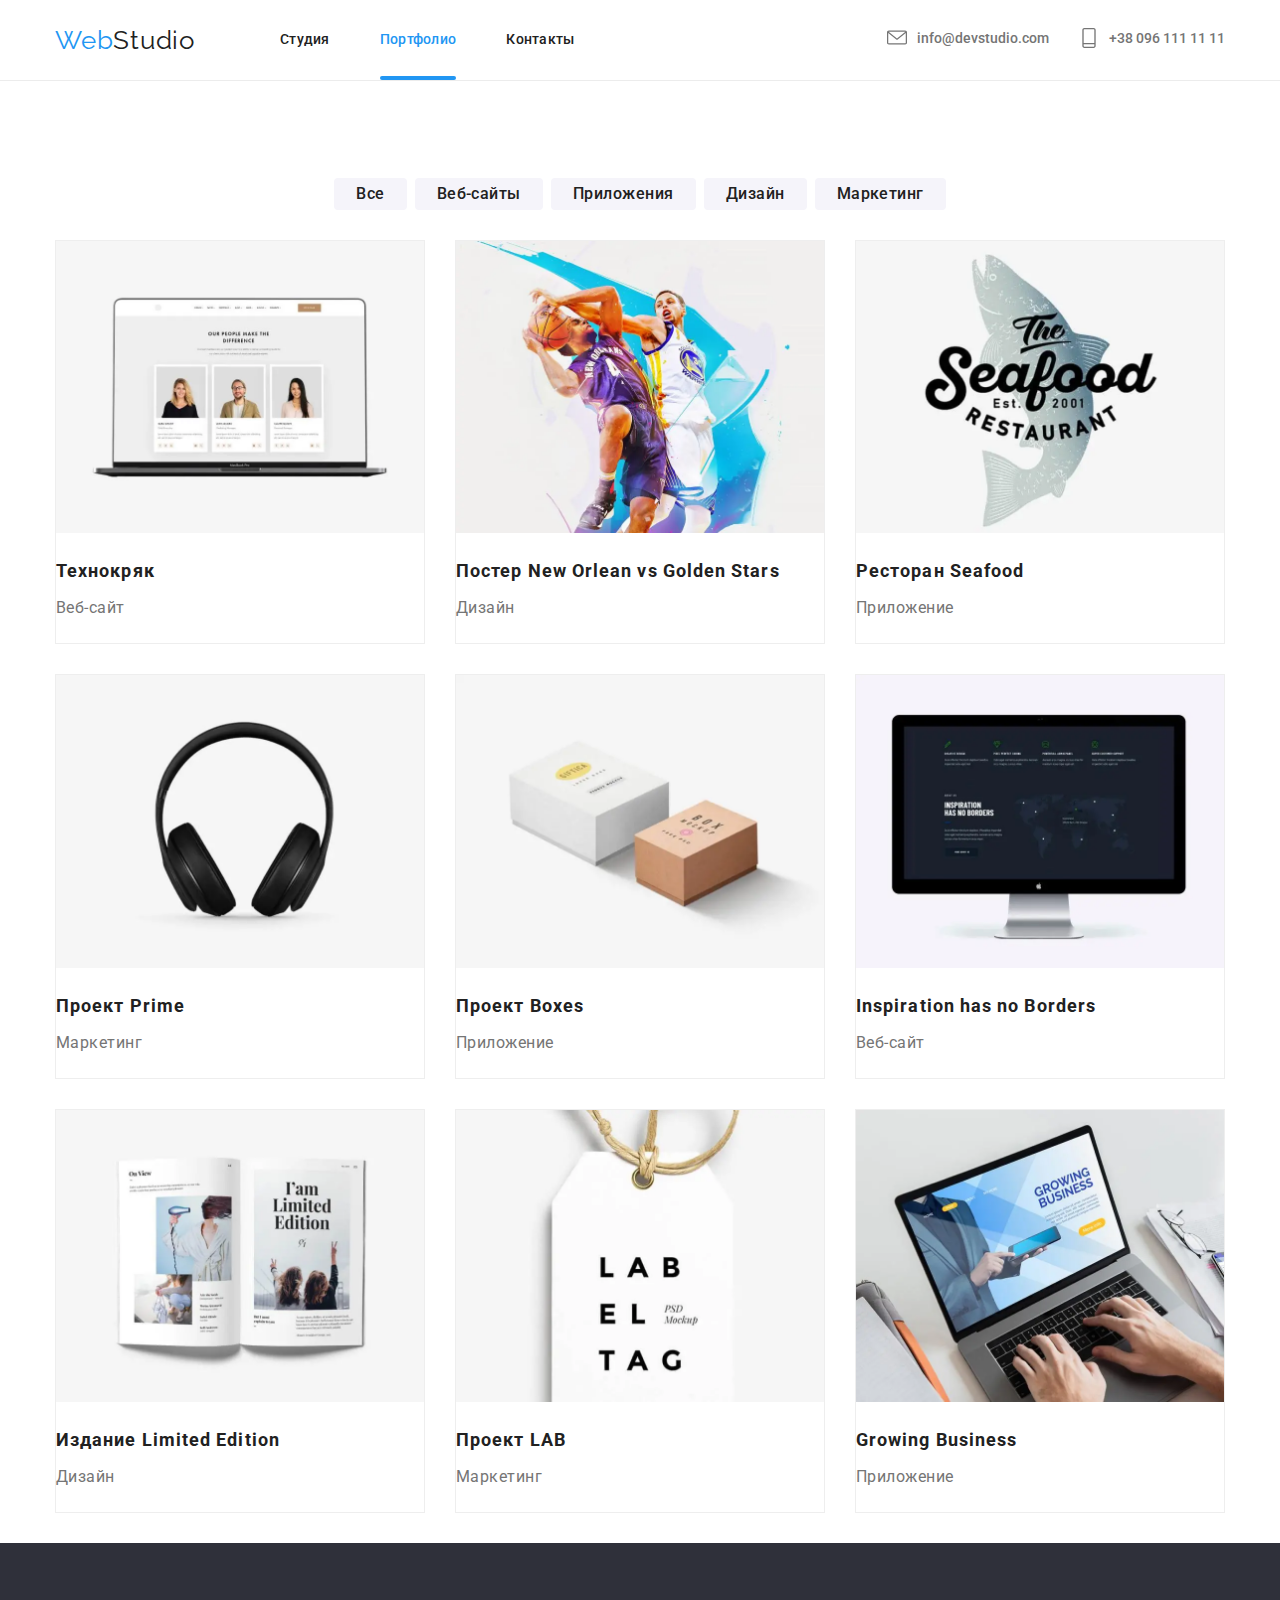
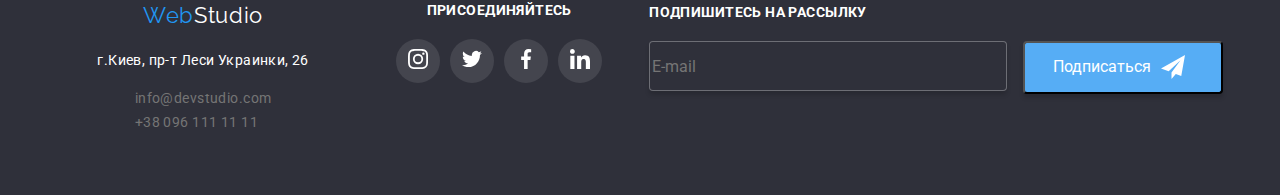
<file: portfolio.html>
<!DOCTYPE html>
<html lang="ru">
	<head>
		<meta charset="UTF-8" />
		<meta name="viewport" content="width=device-width, initial-scale=1.0" />
		<title>Web Studio</title>
		<link
			href="https://fonts.googleapis.com/css2?family=Raleway:wght@700&family=Roboto:wght@400;500;700;900&display=swap"
			rel="stylesheet"
		/>
		<link
			rel="stylesheet"
			href="https://cdnjs.cloudflare.com/ajax/libs/modern-normalize/0.6.0/modern-normalize.min.css"
		/>
		<link rel="stylesheet" href="./css/main.min.css" />
	</head>

	<body class="page">
		<header class="page-header">
			<div class="container">
				<nav class="main-nav">
					<a class="main-logo" href="./index.html">
						<span class="logo-partone">Web</span>
						<span class="logo-parttwo">Studio</span>
					</a>
					<button
						type="button"
						class="burger-button"
						aria-expanded="false"
						aria-controls="burger-container"
						data-menu-button
					>
						<svg width="40" height="40" aria-label="Переключатель мобильного меню">
							<use class="burger-menu" href="./images/sprite.svg#icon-menu"></use>
							<use class="burger-close" href="./images/sprite.svg#icon-close"></use>
						</svg>
					</button>
					<div class="burger-container" id="burger-container" data-menu>
						<ul class="site-nav">
							<li class="item"><a href="./index.html" class="link">Студия</a></li>
							<li class="item">
								<a href="./portfolio.html" class="link current">Портфолио</a>
							</li>
							<li class="item"><a href="#" class="link">Контакты</a></li>
						</ul>
						<ul class="auth-nav">
							<li class="itemnav">
								<a href="mailto:info@devstudio.com" class="link">
									<svg class="icon-mail" width="20px" height="20px">
										<use href="./images/sprite.svg#icon-mail"></use>
									</svg>
									info@devstudio.com
								</a>
							</li>
							<li class="itemnav">
								<a href="tel:+380961111111" class="link">
									<svg class="icon-phone" width="20px" height="20px">
										<use href="./images/sprite.svg#icon-phone"></use>
									</svg>
									+38 096 111 11 11
								</a>
							</li>
						</ul>
					</div>
				</nav>
			</div>
		</header>
		<!-- Герой -->
		<main>
			<section class="section-portfolio">
				<div class="container">
					<h1 class="hero-portfolio">Наши работы</h1>
					<ul class="filters">
						<li class="button-filters"><a href="#" class="button-primery">Все</a></li>
						<li class="button-filters"><a href="#" class="button-primery">Веб-сайты</a></li>
						<li class="button-filters"><a href="#" class="button-primery">Приложения</a></li>
						<li class="button-filters"><a href="#" class="button-primery">Дизайн</a></li>
						<li class="button-filters"><a href="#" class="button-primery">Маркетинг</a></li>
					</ul>
				</div>
				<div class="container">
					<ul class="projects">
						<li class="projects-box">
							<a href="">
								<div class="project-example">
									<picture>
										<source
											srcset="
												./images/tehdesk370.webp     370w,
												./images/tehdesk370@2x.webp  740w,
												./images/tehdesk370@3x.webp 1110w
											"
											type="image/webp"
											media="(min-width: 1200px)"
											sizes="{min-width: 1200px} 370px, {min-width: 768px} 354px, 450px "
										/>
										<source
											srcset="
												./images/tehtab354.webp     354w,
												./images/tehtab354@2x.webp  708w,
												./images/tehtab354@3x.webp 1062w
											"
											type="image/webp"
											media="(min-width: 768px)"
											sizes="{min-width: 1200px} 370px, {min-width: 768px} 354px, 450px "
										/>
										<source
											srcset="
												./images/tehmob450.webp     450w,
												./images/tehmob450@2x.webp  900w,
												./images/tehmob450@3x.webp 1350w
											"
											type="image/webp"
											media="(max-width: 767px)"
											sizes="{min-width: 1200px} 370px, {min-width: 768px} 354px, 450px "
										/>
										<img
											srcset="
												./images/tehmob450@2x.jpg   900w,
												./images/tehmob450@3x.jpg  1350w,
												./images/tehtab354.jpg      354w,
												./images/tehtab354@2x.jpg   708w,
												./images/tehtab354@3x.jpg  1062w,
												./images/tehdesk370.jpg     370w,
												./images/tehdesk370@2x.jpg  740w,
												./images/tehdesk370@3x.jpg 1110w,
												./images/tehmob450.jpg      450w
											"
											src="./images/tehdesk370.jpg"
											alt="Технокряк"
											sizes="{min-width: 1200px} 370px, {min-width: 768px} 354px, 450px "
										/>
									</picture>
									<p class="portfolio-overlay">
										Технокряк это современная площадка распространения коронавируса. Компании используют эту платформу
										для цифрового шпионажа и атак на защищённые сервера конкурентов.
									</p>
								</div>
								<h2 class="portfolio-title">Технокряк</h2>
								<p class="portfolio-text">Веб-сайт</p>
							</a>
						</li>
						<li class="projects-box">
							<a href="">
								<div class="project-example">
									<picture>
										<source
											srcset="
												./images/posdesk370.webp     370w,
												./images/posdesk370@2x.webp  740w,
												./images/posdesk370@3x.webp 1110w
											"
											type="image/webp"
											media="(min-width: 1200px)"
											sizes="{min-width: 1200px} 370px, {min-width: 768px} 354px, 450px "
										/>
										<source
											srcset="
												./images/postab354.webp     354w,
												./images/postab354@2x.webp  708w,
												./images/postab354@3x.webp 1062w
											"
											type="image/webp"
											media="(min-width: 768px)"
											sizes="{min-width: 1200px} 370px, {min-width: 768px} 354px, 450px "
										/>
										<source
											srcset="
												./images/posmob450.webp     450w,
												./images/posmob450@2x.webp  900w,
												./images/posmob450@3x.webp 1350w
											"
											type="image/webp"
											media="(max-width: 767px)"
											sizes="{min-width: 1200px} 370px, {min-width: 768px} 354px, 450px "
										/>
										<img
											srcset="
												./images/posmob450@2x.jpg   900w,
												./images/posmob450@3x.jpg  1350w,
												./images/postab354.jpg      354w,
												./images/postab354@2x.jpg   708w,
												./images/postab354@3x.jpg  1062w,
												./images/posdesk370.jpg     370w,
												./images/posdesk370@2x.jpg  740w,
												./images/posdesk370@3x.jpg 1110w,
												./images/posmob450.jpg      450w
											"
											src="./images/posdesk370.jpg"
											alt="Постер"
											sizes="{min-width: 1200px} 370px, {min-width: 768px} 354px, 450px "
										/>
									</picture>
									<p class="portfolio-overlay">
										Lorem ipsum, dolor sit amet consectetur adipisicing elit. Facere quibusdam in nihil aliquid. Unde
										perferendis sint dicta iure rerum!
									</p>
								</div>
								<h2 class="portfolio-title">Постер New Orlean vs Golden Stars</h2>
								<p class="portfolio-text">Дизайн</p>
							</a>
						</li>
						<li class="projects-box">
							<a href="">
								<div class="project-example">
									<picture>
										<source
											srcset="
												./images/resdesk370.webp     370w,
												./images/resdesk370@2x.webp  740w,
												./images/resdesk370@3x.webp 1110w
											"
											type="image/webp"
											media="(min-width: 1200px)"
											sizes="{min-width: 1200px} 370px, {min-width: 768px} 354px, 450px "
										/>
										<source
											srcset="
												./images/restab354.webp     354w,
												./images/restab354@2x.webp  708w,
												./images/restab354@3x.webp 1062w
											"
											type="image/webp"
											media="(min-width: 768px)"
											sizes="{min-width: 1200px} 370px, {min-width: 768px} 354px, 450px "
										/>
										<source
											srcset="
												./images/resmob450.webp     450w,
												./images/resmob450@2x.webp  900w,
												./images/resmob450@3x.webp 1350w
											"
											type="image/webp"
											media="(max-width: 767px)"
											sizes="{min-width: 1200px} 370px, {min-width: 768px} 354px, 450px "
										/>
										<img
											srcset="
												./images/resmob450@2x.jpg   900w,
												./images/resmob450@3x.jpg  1350w,
												./images/restab354.jpg      354w,
												./images/restab354@2x.jpg   708w,
												./images/restab354@3x.jpg  1062w,
												./images/resdesk370.jpg     370w,
												./images/resdesk370@2x.jpg  740w,
												./images/resdesk370@3x.jpg 1110w,
												./images/resmob450.jpg      450w
											"
											src="./images/resdesk370.jpg"
											alt="Ресторан"
											sizes="{min-width: 1200px} 370px, {min-width: 768px} 354px, 450px "
										/>
									</picture>
									<p class="portfolio-overlay">
										Lorem ipsum, dolor sit amet consectetur adipisicing elit. Facere quibusdam in nihil aliquid. Unde
										perferendis sint dicta iure rerum!
									</p>
								</div>
								<h2 class="portfolio-title">Ресторан Seafood</h2>
								<p class="portfolio-text">Приложение</p>
							</a>
						</li>
						<li class="projects-box">
							<a href="">
								<div class="project-example">
									<picture>
										<source
											srcset="
												./images/pridesk370.webp     370w,
												./images/pridesk370@2x.webp  740w,
												./images/pridesk370@3x.webp 1110w
											"
											type="image/webp"
											media="(min-width: 1200px)"
											sizes="{min-width: 1200px} 370px, {min-width: 768px} 354px, 450px "
										/>
										<source
											srcset="
												./images/pritab354.webp     354w,
												./images/pritab354@2x.webp  708w,
												./images/pritab354@3x.webp 1062w
											"
											type="image/webp"
											media="(min-width: 768px)"
											sizes="{min-width: 1200px} 370px, {min-width: 768px} 354px, 450px "
										/>
										<source
											srcset="
												./images/primob450.webp     450w,
												./images/primob450@2x.webp  900w,
												./images/primob450@3x.webp 1350w
											"
											type="image/webp"
											media="(max-width: 767px)"
											sizes="{min-width: 1200px} 370px, {min-width: 768px} 354px, 450px "
										/>
										<img
											srcset="
												./images/primob450@2x.jpg   900w,
												./images/primob450@3x.jpg  1350w,
												./images/pritab354.jpg      354w,
												./images/pritab354@2x.jpg   708w,
												./images/pritab354@3x.jpg  1062w,
												./images/pridesk370.jpg     370w,
												./images/pridesk370@2x.jpg  740w,
												./images/pridesk370@3x.jpg 1110w,
												./images/primob450.jpg      450w
											"
											src="./images/pridesk370.jpg"
											alt="Прайм"
											sizes="{min-width: 1200px} 370px, {min-width: 768px} 354px, 450px "
										/>
									</picture>
									<p class="portfolio-overlay">
										Lorem ipsum, dolor sit amet consectetur adipisicing elit. Facere quibusdam in nihil aliquid. Unde
										perferendis sint dicta iure rerum!
									</p>
								</div>
								<h2 class="portfolio-title">Проект Prime</h2>
								<p class="portfolio-text">Маркетинг</p>
							</a>
						</li>
						<li class="projects-box">
							<a href="">
								<div class="project-example">
									<picture>
										<source
											srcset="
												./images/boxdesk370.webp     370w,
												./images/boxdesk370@2x.webp  740w,
												./images/boxdesk370@3x.webp 1110w
											"
											type="image/webp"
											media="(min-width: 1200px)"
											sizes="{min-width: 1200px} 370px, {min-width: 768px} 354px, 450px "
										/>
										<source
											srcset="
												./images/boxtab354.webp     354w,
												./images/boxtab354@2x.webp  708w,
												./images/boxtab354@3x.webp 1062w
											"
											type="image/webp"
											media="(min-width: 768px)"
											sizes="{min-width: 1200px} 370px, {min-width: 768px} 354px, 450px "
										/>
										<source
											srcset="
												./images/boxmob450.webp     450w,
												./images/boxmob450@2x.webp  900w,
												./images/boxmob450@3x.webp 1350w
											"
											type="image/webp"
											media="(max-width: 767px)"
											sizes="{min-width: 1200px} 370px, {min-width: 768px} 354px, 450px "
										/>
										<img
											srcset="
												./images/boxmob450@2x.jpg   900w,
												./images/boxmob450@3x.jpg  1350w,
												./images/boxtab354.jpg      354w,
												./images/boxtab354@2x.jpg   708w,
												./images/boxtab354@3x.jpg  1062w,
												./images/boxdesk370.jpg     370w,
												./images/boxdesk370@2x.jpg  740w,
												./images/boxdesk370@3x.jpg 1110w,
												./images/boxmob450.jpg      450w
											"
											src="./images/boxdesk370.jpg"
											alt="Коровки"
											sizes="{min-width: 1200px} 370px, {min-width: 768px} 354px, 450px "
										/>
									</picture>
									<p class="portfolio-overlay">
										Lorem ipsum, dolor sit amet consectetur adipisicing elit. Facere quibusdam in nihil aliquid. Unde
										perferendis sint dicta iure rerum!
									</p>
								</div>
								<h2 class="portfolio-title">Проект Boxes</h2>
								<p class="portfolio-text">Приложение</p>
							</a>
						</li>
						<li class="projects-box">
							<a href="">
								<div class="project-example">
									<picture>
										<source
											srcset="
												./images/insdesk370.webp     370w,
												./images/insdesk370@2x.webp  740w,
												./images/insdesk370@3x.webp 1110w
											"
											type="image/webp"
											media="(min-width: 1200px)"
											sizes="{min-width: 1200px} 370px, {min-width: 768px} 354px, 450px "
										/>
										<source
											srcset="
												./images/instab354.webp     354w,
												./images/instab354@2x.webp  708w,
												./images/instab354@3x.webp 1062w
											"
											type="image/webp"
											media="(min-width: 768px)"
											sizes="{min-width: 1200px} 370px, {min-width: 768px} 354px, 450px "
										/>
										<source
											srcset="
												./images/insmob450.webp     450w,
												./images/insmob450@2x.webp  900w,
												./images/insmob450@3x.webp 1350w
											"
											type="image/webp"
											media="(max-width: 767px)"
											sizes="{min-width: 1200px} 370px, {min-width: 768px} 354px, 450px "
										/>
										<img
											srcset="
												./images/insmob450@2x.jpg   900w,
												./images/insmob450@3x.jpg  1350w,
												./images/instab354.jpg      354w,
												./images/instab354@2x.jpg   708w,
												./images/instab354@3x.jpg  1062w,
												./images/insdesk370.jpg     370w,
												./images/insdesk370@2x.jpg  740w,
												./images/insdesk370@3x.jpg 1110w,
												./images/insmob450.jpg      450w
											"
											src="./images/insdesk370.jpg"
											alt="Без границ"
											sizes="{min-width: 1200px} 370px, {min-width: 768px} 354px, 450px "
										/>
									</picture>
									<p class="portfolio-overlay">
										Lorem ipsum, dolor sit amet consectetur adipisicing elit. Facere quibusdam in nihil aliquid. Unde
										perferendis sint dicta iure rerum!
									</p>
								</div>
								<h2 class="portfolio-title">Inspiration has no Borders</h2>
								<p class="portfolio-text">Веб-сайт</p>
							</a>
						</li>
						<li class="projects-box">
							<a href="">
								<div class="project-example">
									<picture>
										<source
											srcset="
												./images/limdesk370.webp     370w,
												./images/limdesk370@2x.webp  740w,
												./images/limdesk370@3x.webp 1110w
											"
											type="image/webp"
											media="(min-width: 1200px)"
											sizes="{min-width: 1200px} 370px, {min-width: 768px} 354px, 450px "
										/>
										<source
											srcset="
												./images/limtab354.webp     354w,
												./images/limtab354@2x.webp  708w,
												./images/limtab354@3x.webp 1062w
											"
											type="image/webp"
											media="(min-width: 768px)"
											sizes="{min-width: 1200px} 370px, {min-width: 768px} 354px, 450px "
										/>
										<source
											srcset="
												./images/limmob450.webp     450w,
												./images/limmob450@2x.webp  900w,
												./images/limmob450@3x.webp 1350w
											"
											type="image/webp"
											media="(max-width: 767px)"
											sizes="{min-width: 1200px} 370px, {min-width: 768px} 354px, 450px "
										/>
										<img
											srcset="
												./images/limmob450@2x.jpg   900w,
												./images/limmob450@3x.jpg  1350w,
												./images/limtab354.jpg      354w,
												./images/limtab354@2x.jpg   708w,
												./images/limtab354@3x.jpg  1062w,
												./images/limdesk370.jpg     370w,
												./images/limdesk370@2x.jpg  740w,
												./images/limdesk370@3x.jpg 1110w,
												./images/limmob450.jpg      450w
											"
											src="./images/limdesk370.jpg"
											alt="Дизайн издания"
											sizes="{min-width: 1200px} 370px, {min-width: 768px} 354px, 450px "
										/>
									</picture>
									<p class="portfolio-overlay">
										Lorem ipsum, dolor sit amet consectetur adipisicing elit. Facere quibusdam in nihil aliquid. Unde
										perferendis sint dicta iure rerum!
									</p>
								</div>
								<h2 class="portfolio-title">Издание Limited Edition</h2>
								<p class="portfolio-text">Дизайн</p>
							</a>
						</li>
						<li class="projects-box">
							<a href="">
								<div class="project-example">
									<picture>
										<source
											srcset="
												./images/labdesk370.webp     370w,
												./images/labdesk370@2x.webp  740w,
												./images/labdesk370@3x.webp 1110w
											"
											type="image/webp"
											media="(min-width: 1200px)"
											sizes="{min-width: 1200px} 370px, {min-width: 768px} 354px, 450px "
										/>
										<source
											srcset="
												./images/labtab354.webp     354w,
												./images/labtab354@2x.webp  708w,
												./images/labtab354@3x.webp 1062w
											"
											type="image/webp"
											media="(min-width: 768px)"
											sizes="{min-width: 1200px} 370px, {min-width: 768px} 354px, 450px "
										/>
										<source
											srcset="
												./images/labmob450.webp     450w,
												./images/labmob450@2x.webp  900w,
												./images/labmob450@3x.webp 1350w
											"
											type="image/webp"
											media="(max-width: 767px)"
											sizes="{min-width: 1200px} 370px, {min-width: 768px} 354px, 450px "
										/>
										<img
											srcset="
												./images/labmob450@2x.jpg   900w,
												./images/labmob450@3x.jpg  1350w,
												./images/labtab354.jpg      354w,
												./images/labtab354@2x.jpg   708w,
												./images/labtab354@3x.jpg  1062w,
												./images/labdesk370.jpg     370w,
												./images/labdesk370@2x.jpg  740w,
												./images/labdesk370@3x.jpg 1110w,
												./images/labmob450.jpg      450w
											"
											src="./images/labdesk370.jpg"
											alt="Бирка"
											sizes="{min-width: 1200px} 370px, {min-width: 768px} 354px, 450px "
										/>
									</picture>
									<p class="portfolio-overlay">
										Lorem ipsum, dolor sit amet consectetur adipisicing elit. Facere quibusdam in nihil aliquid. Unde
										perferendis sint dicta iure rerum!
									</p>
								</div>
								<h2 class="portfolio-title">Проект LAB</h2>
								<p class="portfolio-text">Маркетинг</p>
							</a>
						</li>
						<li class="projects-box">
							<a href="">
								<div class="project-example">
									<picture>
										<source
											srcset="
												./images/busdesk370.webp     370w,
												./images/busdesk370@2x.webp  740w,
												./images/busdesk370@3x.webp 1110w
											"
											type="image/webp"
											media="(min-width: 1200px)"
											sizes="{min-width: 1200px} 370px, {min-width: 768px} 354px, 450px "
										/>
										<source
											srcset="
												./images/bustab354.webp     354w,
												./images/bustab354@2x.webp  708w,
												./images/bustab354@3x.webp 1062w
											"
											type="image/webp"
											media="(min-width: 768px)"
											sizes="{min-width: 1200px} 370px, {min-width: 768px} 354px, 450px "
										/>
										<source
											srcset="
												./images/busmob450.webp     450w,
												./images/busmob450@2x.webp  900w,
												./images/busmob450@3x.webp 1350w
											"
											type="image/webp"
											media="(max-width: 767px)"
											sizes="{min-width: 1200px} 370px, {min-width: 768px} 354px, 450px "
										/>
										<img
											srcset="
												./images/busmob450@2x.jpg   900w,
												./images/busmob450@3x.jpg  1350w,
												./images/bustab354.jpg      354w,
												./images/bustab354@2x.jpg   708w,
												./images/bustab354@3x.jpg  1062w,
												./images/busdesk370.jpg     370w,
												./images/busdesk370@2x.jpg  740w,
												./images/busdesk370@3x.jpg 1110w,
												./images/busmob450.jpg      450w
											"
											src="./images/busdesk370.jpg"
											alt="Бизнес"
											sizes="{min-width: 1200px} 370px, {min-width: 768px} 354px, 450px "
										/>
									</picture>
									<p class="portfolio-overlay">
										Lorem ipsum, dolor sit amet consectetur adipisicing elit. Facere quibusdam in nihil aliquid. Unde
										perferendis sint dicta iure rerum!
									</p>
								</div>
								<h2 class="portfolio-title">Growing Business</h2>
								<p class="portfolio-text">Приложение</p>
							</a>
						</li>
					</ul>
				</div>
			</section>
		</main>

		<!-- Подвал -->
		<footer class="footer">
			<div class="container">
				<div class="address">
					<div class="footer-address">
						<a class="footer-logo" href="./index.html">
							<span class="logo-partone-bottom">Web</span>
							<span class="revtext-color">Studio</span>
						</a>
						<address>
							<p class="footer-text">г.Киев, пр-т Леси Украинки, 26</p>
						</address>
						<address>
							<a href="mailto:info@devstudio.com" class="link">info@devstudio.com</a>
							<br />
							<a href="tel:+380961111111" class="link">+38 096 111 11 11</a>
						</address>
					</div>
					<div class="footer-media">
						<b class="media-title">Присоединяйтесь</b>
						<ul class="media-connect">
							<li class="connect-link">
								<a href="#" class="footer-link" aria-label="Сылка на Instagram">
									<svg class="instagram-footer">
										<use href="./images/sprite-footer.svg#icon-instagram-footer"></use>
									</svg>
								</a>
							</li>
							<li class="connect-link">
								<a href="#" class="footer-link" aria-label="Сылка на Twitter">
									<svg class="twitter-footer">
										<use href="./images/sprite-footer.svg#icon-twitter-footer"></use>
									</svg>
								</a>
							</li>
							<li class="connect-link">
								<a href="#" class="footer-link" aria-label="Сылка на Facebook">
									<svg class="facebook-footer">
										<use href="./images/sprite-footer.svg#icon-facebook-footer"></use>
									</svg>
								</a>
							</li>
							<li class="connect-link">
								<a href="#" class="footer-link" aria-label="Сылка на LinkedIn">
									<svg class="linkedin-footer">
										<use href="./images/sprite-footer.svg#icon-linkedin-footer"></use>
									</svg>
								</a>
							</li>
						</ul>
					</div>
					<div class="footer-join">
						<b class="join-title">Подпишитесь на рассылку</b>
						<div>
							<label><input class="footer-input" type="email" name="mail" placeholder="E-mail" /></label>
							<button type="submit" class="join-send">
								Подписаться
								<svg class="join-icon">
									<use href="./images/sprite-three.svg#icon-icon-send"></use>
								</svg>
							</button>
						</div>
					</div>
				</div>
			</div>
		</footer>
		<script src="./js/burger.js"></script>
	</body>
</html>
</file>
<file: css/main.min.css>
body{margin:0;font-family:Roboto, sans-serif}a{text-decoration:none}ul{list-style-type:none;margin-top:0px;margin-bottom:0px;-webkit-padding-start:0px;padding-inline-start:0px}img{display:block;max-width:100%;height:auto;margin-bottom:0px}.text{margin-top:0;margin-bottom:0;font-weight:400;font-size:14px;line-height:1.71;letter-spacing:0.03em}.container{padding-left:15px;padding-right:15px;margin-left:auto;margin-right:auto}@media screen and (max-width: 480px){.container{max-width:480px}}@media screen and (min-width: 480px){.container{width:480px}}@media screen and (min-width: 768px){.container{width:768px}}@media screen and (min-width: 1200px){.container{width:1200px}}.page-header{position:relative;border-bottom:1px solid #ececec}@media screen and (max-width: 767px){.main-nav{display:-webkit-box;display:-ms-flexbox;display:flex;-webkit-box-align:center;-ms-flex-align:center;align-items:center;-webkit-box-pack:justify;-ms-flex-pack:justify;justify-content:space-between;height:60px}}@media screen and (max-width: 1199px){.main-nav{display:-webkit-box;display:-ms-flexbox;display:flex;-webkit-box-align:center;-ms-flex-align:center;align-items:center;-webkit-box-pack:justify;-ms-flex-pack:justify;justify-content:space-between;height:80px}}@media screen and (min-width: 1200px){.main-nav{display:-webkit-box;display:-ms-flexbox;display:flex;-webkit-box-align:center;-ms-flex-align:center;align-items:center;-ms-flex-pack:distribute;justify-content:space-around;margin-left:auto;margin-right:auto;height:80px}}@media screen and (max-width: 1199px){.main-logo{padding-top:15px;padding-bottom:15px}}@media screen and (min-width: 1200px){.main-logo{display:-webkit-box;display:-ms-flexbox;display:flex;margin-right:85px}}.logo-partone{color:#2196f3;font-family:Raleway, sans-serif}@media screen and (max-width: 1199px){.logo-partone{font-size:24px;line-height:1.17;letter-spacing:0.03em}}@media screen and (min-width: 1200px){.logo-partone{font-size:26px;line-height:1.19;letter-spacing:0.03em}}.logo-parttwo{color:#212121;font-family:Raleway, sans-serif}@media screen and (max-width: 1199px){.logo-parttwo{font-size:24px;line-height:1.17;letter-spacing:0.03em}}@media screen and (min-width: 1200px){.logo-parttwo{font-size:26px;line-height:1.19;letter-spacing:0.03em}}.burger-button{display:-webkit-inline-box;display:-ms-inline-flexbox;display:inline-flex;margin:0;padding:0;border:none;background-color:transparent}.burger-button:hover{fill:#2196f3}@media screen and (min-width: 768px){.burger-button{display:none}}.burger-button .burger-close{display:none}.burger-button.is-open .burger-close{display:block}.burger-button.is-open .burger-menu{display:none}@media screen and (max-width: 767px){.burger-container{display:none;position:absolute;top:100%;left:0;width:100%;text-align:center;background-color:#fff;-webkit-box-shadow:0px 1px 3px rgba(0,0,0,0.16),0px 2px 4px rgba(0,0,0,0.08),0px 4px 8px rgba(0,0,0,0.04);box-shadow:0px 1px 3px rgba(0,0,0,0.16),0px 2px 4px rgba(0,0,0,0.08),0px 4px 8px rgba(0,0,0,0.04)}.burger-container.is-open{display:block;z-index:1;font-size:18px}}@media screen and (min-width: 768px){.burger-container{display:-webkit-box;display:-ms-flexbox;display:flex;font-size:14px}}@media screen and (min-width: 1200px){.burger-container{-webkit-box-flex:1;-ms-flex-positive:1;flex-grow:1;font-size:14px;-webkit-box-align:center;-ms-flex-align:center;align-items:center;-webkit-box-pack:justify;-ms-flex-pack:justify;justify-content:space-between}}@media screen and (max-width: 767px){.site-nav{display:block;padding-top:40px;padding-bottom:40px}}@media screen and (min-width: 768px){.site-nav{-webkit-box-align:center;-ms-flex-align:center;align-items:center;display:-webkit-box;display:-ms-flexbox;display:flex;font-size:12px}}@media screen and (min-width: 1200px){.site-nav{display:-webkit-box;display:-ms-flexbox;display:flex;font-size:14px}}@media screen and (max-width: 767px){.site-nav .item{padding-bottom:20px;padding-top:20px}}@media screen and (min-width: 768px){.site-nav .item:not(:last-child){margin-right:50px}}.item .link{display:-webkit-inline-box;display:-ms-inline-flexbox;display:inline-flex;-webkit-box-align:center;-ms-flex-align:center;align-items:center;color:#212121;font-weight:500;font-size:14px;line-height:1.14;letter-spacing:0.02em}.item .link:hover,.item .link:focus{color:#2196f3;-webkit-transition:250ms cubic-bezier(0.4, 0, 0.2, 1);transition:250ms cubic-bezier(0.4, 0, 0.2, 1)}@media screen and (max-width: 767px){.item .link{padding-bottom:8px;padding-top:8px}}@media screen and (min-width: 768px){.item .link{min-height:80px}}.link.current{position:relative;color:#2196f3}.link.current::after{content:"";position:absolute;width:100%;height:4px;left:0;bottom:0;border-radius:2px;background-color:#2196f3}@media screen and (max-width: 767px){.link.current{padding-bottom:8px}}@media screen and (max-width: 767px){.auth-nav{display:block;padding-bottom:60px}}@media screen and (max-width: 1199px){.auth-nav{display:-webkit-box;display:-ms-flexbox;display:flex;-webkit-box-orient:vertical;-webkit-box-direction:normal;-ms-flex-direction:column;flex-direction:column;-webkit-box-pack:center;-ms-flex-pack:center;justify-content:center;font-size:12px;line-height:1.14;letter-spacing:0.02em}}@media screen and (min-width: 768px) and (max-width: 1199px){.auth-nav{margin-left:84px}}@media screen and (min-width: 1200px){.auth-nav{display:-webkit-box;display:-ms-flexbox;display:flex}}@media screen and (min-width: 768px) and (max-width: 1199px){.itemnav:not(:last-child){padding-bottom:10px}}@media screen and (min-width: 1200px){.itemnav:not(:last-child){margin-right:30px}}.itemnav .link{display:-webkit-inline-box;display:-ms-inline-flexbox;display:inline-flex;-webkit-box-align:center;-ms-flex-align:center;align-items:center;-webkit-box-pack:center;-ms-flex-pack:center;justify-content:center;color:#757575;font-weight:500}.itemnav .link:hover,.itemnav .link:focus{color:#2196f3;-webkit-transition:250ms cubic-bezier(0.4, 0, 0.2, 1);transition:250ms cubic-bezier(0.4, 0, 0.2, 1)}.icon-mail{margin-right:10px;fill:#757575}.icon-phone{margin-right:10px;fill:#757575}.itemnav .link:hover .icon-mail{fill:#2196f3;-webkit-transition:250ms cubic-bezier(0.4, 0, 0.2, 1);transition:250ms cubic-bezier(0.4, 0, 0.2, 1)}.itemnav .link:hover .icon-phone{fill:#2196f3;-webkit-transition:250ms cubic-bezier(0.4, 0, 0.2, 1);transition:250ms cubic-bezier(0.4, 0, 0.2, 1)}.hero{display:-webkit-box;display:-ms-flexbox;display:flex;-webkit-box-orient:vertical;-webkit-box-direction:normal;-ms-flex-direction:column;flex-direction:column;background-color:rgba(47,48,58,0.8);text-align:center;-webkit-box-align:center;-ms-flex-align:center;align-items:center;-webkit-box-pack:center;-ms-flex-pack:center;justify-content:center;max-width:100%;height:400px;margin-left:auto;margin-right:auto;background-image:-webkit-gradient(linear, left top, right top, from(rgba(47,48,58,0.8)), to(rgba(47,48,58,0.8))),url(./images/hero-480.jpg);background-image:linear-gradient(to right, rgba(47,48,58,0.8), rgba(47,48,58,0.8)),url(./images/hero-480.jpg);background-position:50% 50%;background-repeat:no-repeat;background-size:cover}@media screen and (min-device-pixel-ratio: 2), screen and (-webkit-min-device-pixel-ratio: 2), screen and (min-resolution: 192dpi), screen and (min-resolution: 2dppx){.hero{background-image:-webkit-gradient(linear, left top, right top, from(rgba(47,48,58,0.8)), to(rgba(47,48,58,0.8))),url("../images/hero-480@2x.jpg");background-image:linear-gradient(to right, rgba(47,48,58,0.8), rgba(47,48,58,0.8)),url("../images/hero-480@2x.jpg")}}@media screen and (min-device-pixel-ratio: 3), screen and (-webkit-min-device-pixel-ratio: 3), screen and (min-resolution: 288dpi), screen and (min-resolution: 3dppx){.hero{background-image:-webkit-gradient(linear, left top, right top, from(rgba(47,48,58,0.8)), to(rgba(47,48,58,0.8))),url("../images/hero-480@3x.jpg");background-image:linear-gradient(to right, rgba(47,48,58,0.8), rgba(47,48,58,0.8)),url("../images/hero-480@3x.jpg")}}@media screen and (min-width: 481px){.hero{background-image:-webkit-gradient(linear, left top, right top, from(rgba(47,48,58,0.8)), to(rgba(47,48,58,0.8))),url("../images/hero-768.jpg");background-image:linear-gradient(to right, rgba(47,48,58,0.8), rgba(47,48,58,0.8)),url("../images/hero-768.jpg")}}@media screen and (min-width: 481px) and (min-device-pixel-ratio: 2), screen and (min-width: 481px) and (-webkit-min-device-pixel-ratio: 2), screen and (min-width: 481px) and (min-resolution: 192dpi), screen and (min-width: 481px) and (min-resolution: 2dppx){.hero{background-image:-webkit-gradient(linear, left top, right top, from(rgba(47,48,58,0.8)), to(rgba(47,48,58,0.8))),url("../images/hero-768@2x.jpg");background-image:linear-gradient(to right, rgba(47,48,58,0.8), rgba(47,48,58,0.8)),url("../images/hero-768@2x.jpg")}}@media screen and (min-width: 481px) and (min-device-pixel-ratio: 3), screen and (min-width: 481px) and (-webkit-min-device-pixel-ratio: 3), screen and (min-width: 481px) and (min-resolution: 288dpi), screen and (min-width: 481px) and (min-resolution: 3dppx){.hero{background-image:-webkit-gradient(linear, left top, right top, from(rgba(47,48,58,0.8)), to(rgba(47,48,58,0.8))),url("../images/hero-768@3x.jpg");background-image:linear-gradient(to right, rgba(47,48,58,0.8), rgba(47,48,58,0.8)),url("../images/hero-768@3x.jpg")}}@media screen and (min-width: 769px){.hero{height:600px;background-image:-webkit-gradient(linear, left top, right top, from(rgba(47,48,58,0.8)), to(rgba(47,48,58,0.8))),url("../images/hero-1200.jpg");background-image:linear-gradient(to right, rgba(47,48,58,0.8), rgba(47,48,58,0.8)),url("../images/hero-1200.jpg")}}@media screen and (min-width: 769px) and (min-device-pixel-ratio: 2), screen and (min-width: 769px) and (-webkit-min-device-pixel-ratio: 2), screen and (min-width: 769px) and (min-resolution: 192dpi), screen and (min-width: 769px) and (min-resolution: 2dppx){.hero{background-image:-webkit-gradient(linear, left top, right top, from(rgba(47,48,58,0.8)), to(rgba(47,48,58,0.8))),url("../images/hero-1200@2x.jpg");background-image:linear-gradient(to right, rgba(47,48,58,0.8), rgba(47,48,58,0.8)),url("../images/hero-1200@2x.jpg")}}@media screen and (min-width: 769px) and (min-device-pixel-ratio: 3), screen and (min-width: 769px) and (-webkit-min-device-pixel-ratio: 3), screen and (min-width: 769px) and (min-resolution: 288dpi), screen and (min-width: 769px) and (min-resolution: 3dppx){.hero{background-image:-webkit-gradient(linear, left top, right top, from(rgba(47,48,58,0.8)), to(rgba(47,48,58,0.8))),url("../images/hero-1200@3x.jpg");background-image:linear-gradient(to right, rgba(47,48,58,0.8), rgba(47,48,58,0.8)),url("../images/hero-1200@3x.jpg")}}.hero-title{-webkit-box-align:center;-ms-flex-align:center;align-items:center;-webkit-box-pack:center;-ms-flex-pack:center;justify-content:center;margin:0;color:#fff;font-weight:900}@media screen and (max-width: 1199px){.hero-title{margin-bottom:30px;font-size:26px;line-height:1.62;letter-spacing:0.06em;text-transform:uppercase}}@media screen and (min-width: 1200px){.hero-title{margin-top:118;margin-bottom:46px;font-size:44px;line-height:1.36;letter-spacing:0.06em;text-transform:uppercase}}.button{padding:10px 32px;color:#fff;background-color:#2196f3;border-radius:4px;border-color:#2196f3;-webkit-box-shadow:0px 4px 4px rgba(0,0,0,0.15);box-shadow:0px 4px 4px rgba(0,0,0,0.15);font-weight:bold;font-size:16px;line-height:1.88;text-align:center;letter-spacing:0.06em;cursor:pointer}.button:hover,.button:focus{background-color:#0a40f3;border-color:#0a40f3;-webkit-transition:250ms cubic-bezier(0.4, 0, 0.2, 1);transition:250ms cubic-bezier(0.4, 0, 0.2, 1)}.backdrop{position:fixed;top:0;left:0;width:100%;height:100%;padding-top:93px;padding-right:15px;padding-left:15px;background-color:rgba(0,0,0,0.2);opacity:1;-webkit-transition:opacity 250ms cubic-bezier(0.4, 0, 0.2, 1);transition:opacity 250ms cubic-bezier(0.4, 0, 0.2, 1);overflow-y:scroll}.backdrop.is-hidden{opacity:0;pointer-events:none}.backdrop.is-hidden .modal{-webkit-transform:translate(-50%, -50%) scale(1.3);transform:translate(-50%, -50%) scale(1.3)}.modal{display:-webkit-box;display:-ms-flexbox;display:flex;-webkit-box-orient:vertical;-webkit-box-direction:normal;-ms-flex-direction:column;flex-direction:column;position:absolute;top:50%;left:50%;-webkit-transform:translate(-50%, -50%) scale(1);transform:translate(-50%, -50%) scale(1);-webkit-transition:-webkit-transform 250ms cubic-bezier(0.4, 0, 0.2, 1);transition:-webkit-transform 250ms cubic-bezier(0.4, 0, 0.2, 1);transition:transform 250ms cubic-bezier(0.4, 0, 0.2, 1);transition:transform 250ms cubic-bezier(0.4, 0, 0.2, 1), -webkit-transform 250ms cubic-bezier(0.4, 0, 0.2, 1);background-color:#fff;padding-top:40px;padding-bottom:40px;padding-left:40px;padding-right:40px;-webkit-box-shadow:0px 2px 1px rgba(0,0,0,0.2),0px 1px 1px rgba(0,0,0,0.14),0px 1px 3px rgba(0,0,0,0.12);box-shadow:0px 2px 1px rgba(0,0,0,0.2),0px 1px 1px rgba(0,0,0,0.14),0px 1px 3px rgba(0,0,0,0.12);border-radius:4px}@media screen and (max-width: 1199px){.modal{width:450px}}@media screen and (min-width: 1200px){.modal{width:528px}}.modal-title{font-size:20px;font-weight:700;line-height:1.5;letter-spacing:0.03em}.form{margin-top:30px}.form-field{position:relative;display:-webkit-box;display:-ms-flexbox;display:flex;-webkit-box-align:baseline;-ms-flex-align:baseline;align-items:baseline;margin-bottom:28px}.form-input{width:100%;margin:0;padding:12px 10px 12px 42px;font:inherit;border-radius:4px;border:1px solid rgba(33,33,33,0.2)}.form-label{position:absolute;top:50%;left:42px;-webkit-transform:translateY(-50%);transform:translateY(-50%);-webkit-transition:250ms cubic-bezier(0.4, 0, 0.2, 1);transition:250ms cubic-bezier(0.4, 0, 0.2, 1);font-size:14px;line-height:1.14px;letter-spacing:0.01em}.form-label:hover,.form-label:focus{color:#2196f3}.icon-modal{position:absolute;left:19px;top:50%;-webkit-transform:translateY(-50%);transform:translateY(-50%)}.form-field:focus-within>.icon-modal{fill:#2196f3}.form-field:focus-within>.form-label{top:-10px;left:19px;color:#2196f3}.form-field:hover .form-input,.form-field:focus .form-input{border:1px solid #2196f3;outline:none}.form-input:not(:placeholder-shown)+.form-label{top:-10px;left:19px}.textarea{width:100%;height:120px;margin-top:0;margin-bottom:20px;padding:12px 16px}.field-policy{margin-bottom:30px}.checkbox{-webkit-appearance:none;-moz-appearance:none;appearance:none;position:absolute}.send{display:-webkit-inline-box;display:-ms-inline-flexbox;display:inline-flex;-webkit-box-align:center;-ms-flex-align:center;align-items:center;min-width:200px;min-height:50px;padding:10px 55px;margin:auto;background-color:#188ce8;-webkit-box-shadow:0px 4px 4px rgba(0,0,0,0.15);box-shadow:0px 4px 4px rgba(0,0,0,0.15);border:none;border-radius:4px;font-weight:700;font-size:16px;line-height:1.88;text-align:center;letter-spacing:0.06em;color:#fff;cursor:pointer}.checkbox-text{font-family:Roboto, sans-serif;font-size:12px}@media screen and (max-width: 1199px){.checkbox-text{display:-webkit-box;display:-ms-flexbox;display:flex;-webkit-box-align:center;-ms-flex-align:center;align-items:center;font-size:12px;font-weight:400;line-height:1.17;letter-spacing:0.03em}}@media screen and (min-width: 1200px){.checkbox-text{display:-webkit-box;display:-ms-flexbox;display:flex;-webkit-box-align:center;-ms-flex-align:center;align-items:center;font-size:14px;font-weight:400;line-height:1.17;letter-spacing:0.03em}}.icon-check{width:16px;height:15px;margin-right:9px;border-radius:2px;border:2px solid #212121}.checkbox:checked+.icon-check{border-color:#2196f3;background-color:#2196f3;background-image:url(../images/check.svg);background-size:contain;background-origin:border-box}.contract{text-decoration:underline;color:#2196f3;font-family:Roboto, sans-serif;font-size:12px;font-weight:400;text-align:right;line-height:1.71;letter-spacing:0.03em}@media screen and (max-width: 1199px){.contract{font-size:12px}}@media screen and (min-width: 1200px){.contract{display:contents;font-size:14px}}.close{position:absolute;top:8px;right:8px;padding:0;margin:0;width:30px;height:30px;border-radius:50%;border:1px solid rgba(0,0,0,0.1);background-color:#fff;outline:none;cursor:pointer}.close:hover,.close:focus{fill:#2196f3}.icon-close{width:11px;height:11px}.section-feature{padding-bottom:94px}.section-work{padding-bottom:94px}@media screen and (max-width: 1199px){.section-work{display:none}}@media screen and (min-width: 1200px){.section-work{display:-webkit-box;display:-ms-flexbox;display:flex}}.section-clients{padding-bottom:60px}.section-title{margin-top:0;color:#212121;font-weight:700;font-size:36px;line-height:1.17;text-align:center;letter-spacing:0.03em}@media screen and (min-width: 768px) and (max-width: 1199px){.feature-list{display:-webkit-box;display:-ms-flexbox;display:flex;-ms-flex-wrap:wrap;flex-wrap:wrap}}@media screen and (min-width: 1200px){.feature-list{display:-webkit-box;display:-ms-flexbox;display:flex}}.white-font{color:#fff}@media screen and (max-width: 767px){.feature-box:not(:last-child){margin-bottom:30px}}@media screen and (min-width: 768px) and (max-width: 1199px){.feature-box{display:block;width:calc((100% - 1 * 30px) / 2);margin-right:30px}}@media screen and (min-width: 768px) and (max-width: 1199px) and (min-width: 768px){.feature-box:nth-child(2n){margin-right:0px}}@media screen and (min-width: 768px) and (max-width: 1199px) and (min-width: 768px){.feature-box:nth-child(-n+2){margin-bottom:30px}}@media screen and (min-width: 1200px){.feature-box{display:inline-block;width:calc((100% - 3 * 30px) / 4)}.feature-box:not(:last-child){margin-right:30px}}.feature-box::before{display:block;content:"";height:120px;background-color:#f5f4fa;background-size:auto;background-position:center;background-repeat:no-repeat}.feature-box:nth-child(1)::before{background-image:url(../images/antenna.svg)}.feature-box:nth-child(2)::before{background-image:url(../images/clock.svg)}.feature-box:nth-child(3)::before{background-image:url(../images/diagram.svg)}.feature-box:nth-child(4)::before{background-image:url(../images/astronaut.svg)}.feature-title{margin-top:30px;margin-bottom:10px;color:#212121;font-weight:700;font-size:14px;line-height:1.14;letter-spacing:0.03em;text-transform:uppercase}.feature-list .text{color:#757575;font-weight:normal;font-size:14px;line-height:1.71;letter-spacing:0.03em}.work-list{display:-webkit-box;display:-ms-flexbox;display:flex}.work-box{position:relative;width:calc((100% - 2 * 30px) / 3)}.work-box:not(:last-child){margin-right:30px}.work-title{position:absolute;left:0;bottom:0;display:-webkit-box;display:-ms-flexbox;display:flex;-webkit-box-pack:center;-ms-flex-pack:center;justify-content:center;-webkit-box-align:center;-ms-flex-align:center;align-items:center;width:100%;height:70px;margin:0px;color:#fff;background-color:rgba(47,48,58,0.8);font-size:14px;line-height:1.71;letter-spacing:0.03em;text-transform:uppercase}.section-team{padding-bottom:94px;background-color:#f5f4fa}.team-list{text-align:center}@media screen and (max-width: 767px){.team-list{display:-webkit-box;display:-ms-flexbox;display:flex;-webkit-box-orient:vertical;-webkit-box-direction:normal;-ms-flex-direction:column;flex-direction:column}}@media screen and (min-width: 768px){.team-list{display:-webkit-box;display:-ms-flexbox;display:flex;-ms-flex-wrap:wrap;flex-wrap:wrap;-webkit-box-pack:center;-ms-flex-pack:center;justify-content:center}}.team-card{display:block;-webkit-box-shadow:0px 2px 1px rgba(0,0,0,0.2),0px 1px 1px rgba(0,0,0,0.14),0px 1px 3px rgba(0,0,0,0.12);box-shadow:0px 2px 1px rgba(0,0,0,0.2),0px 1px 1px rgba(0,0,0,0.14),0px 1px 3px rgba(0,0,0,0.12);border-radius:0px 0px 4px 4px;margin-bottom:30px}@media screen and (min-width: 768px) and (max-width: 1199px){.team-card{width:calc((100% - 30px) / 2);margin-right:30px}.team-card:nth-child(2n){margin-right:0}.team-card:nth-child(-n+2){margin-bottom:30px}}@media screen and (min-width: 1200px){.team-card{width:calc((100% - 3 * 30px) / 4)}.team-card:not(:last-child){margin-right:30px}}.team-title{margin-top:30px;margin-bottom:10px;color:#212121;font-weight:500;font-size:16px;line-height:1.19;letter-spacing:0.03em}.team-text{margin-top:0px;margin-bottom:16px;color:#757575;font-weight:400;font-size:16px;line-height:1.19;letter-spacing:0.03em}.team-media{display:-webkit-box;display:-ms-flexbox;display:flex;-webkit-box-pack:center;-ms-flex-pack:center;justify-content:center;margin-bottom:24px}.icon-media:not(:last-child){margin-right:10px}.social-link{display:-webkit-box;display:-ms-flexbox;display:flex;-webkit-box-pack:center;-ms-flex-pack:center;justify-content:center;-webkit-box-align:center;-ms-flex-align:center;align-items:center;width:44px;height:44px;border-radius:50%}.social-link:hover{background-color:#2196f3;-webkit-transition:250ms cubic-bezier(0.4, 0, 0.2, 1);transition:250ms cubic-bezier(0.4, 0, 0.2, 1)}.social-link:hover .icon-instagram{fill:#ffffff}.social-link:hover .icon-twitter{fill:#ffffff}.social-link:hover .icon-facebook{fill:#ffffff}.social-link:hover .icon-linkedin{fill:#ffffff}.icon-instagram{width:20px;height:20px;fill:#afb1b8}.icon-twitter{width:20px;height:16px;fill:#afb1b8}.icon-facebook{width:20px;height:20px;fill:#afb1b8}.icon-linkedin{width:20px;height:20px;fill:#afb1b8}@media screen and (max-width: 767px){.clients-list{display:-webkit-box;display:-ms-flexbox;display:flex;-ms-flex-wrap:wrap;flex-wrap:wrap;margin:-15px}}@media screen and (min-width: 768px){.clients-list{display:-webkit-box;display:-ms-flexbox;display:flex;-ms-flex-wrap:wrap;flex-wrap:wrap}}@media screen and (min-width: 1200px){.clients-list{display:-webkit-box;display:-ms-flexbox;display:flex}}@media screen and (max-width: 767px){.clients-box{width:calc((100% - 4 * 15px) / 2);margin:15px}}@media screen and (min-width: 768px) and (max-width: 1199px){.clients-box{width:calc((100% - 2 * 30px) / 3);margin-right:30px}}@media screen and (min-width: 768px) and (max-width: 1199px) and (min-width: 768px){.clients-box:nth-child(3n){margin-right:0px}}@media screen and (min-width: 768px) and (max-width: 1199px) and (min-width: 768px){.clients-box:nth-child(3n):nth-child(-n+3){margin-bottom:30px}}@media screen and (min-width: 1200px){.clients-box{width:calc((100% - 5 * 30px) / 6)}.clients-box:not(:last-child){margin-right:30px}}.clients-logo{display:-webkit-box;display:-ms-flexbox;display:flex;-webkit-box-align:center;-ms-flex-align:center;align-items:center;-webkit-box-pack:center;-ms-flex-pack:center;justify-content:center;fill:#afb1b8;border:1px solid #afb1b8;border-radius:4px;height:90px}.clients-logo:hover{border:1px solid #2196f3;fill:#2196f3;-webkit-transition:250ms cubic-bezier(0.4, 0, 0.2, 1);transition:250ms cubic-bezier(0.4, 0, 0.2, 1)}address{font-style:normal}.footer{background-color:#2f303a}@media screen and (max-width: 767px){.footer-logo{display:-webkit-box;display:-ms-flexbox;display:flex;-webkit-box-pack:center;-ms-flex-pack:center;justify-content:center;margin-bottom:20px}}@media screen and (min-width: 768px){.footer-logo{display:-webkit-box;display:-ms-flexbox;display:flex;-webkit-box-pack:center;-ms-flex-pack:center;justify-content:center;margin-bottom:20px}}.logo-partone-bottom{color:#2196f3;font-family:Raleway, sans-serif;font-size:22px;line-height:1.18;letter-spacing:0.03em}.revtext-color{color:#fff;font-family:Raleway, sans-serif;font-size:22px;line-height:1.18;letter-spacing:0.03em}@media screen and (max-width: 767px){.address{text-align:center;padding-top:60px;padding-bottom:60px}}@media screen and (min-width: 768px){.address{display:-webkit-box;display:-ms-flexbox;display:flex;-ms-flex-wrap:wrap;flex-wrap:wrap;-ms-flex-pack:distribute;justify-content:space-around;padding-top:60px;padding-bottom:60px}}@media screen and (min-width: 1200px){.address{display:-webkit-box;display:-ms-flexbox;display:flex;-ms-flex-pack:distribute;justify-content:space-around;padding-top:60px;padding-bottom:60px}}@media screen and (max-width: 767px){.footer-address{margin-bottom:60px}}@media screen and (min-width: 768px) and (max-width: 1199px){.footer-address{display:-webkit-box;display:-ms-flexbox;display:flex;-webkit-box-orient:vertical;-webkit-box-direction:normal;-ms-flex-direction:column;flex-direction:column;-webkit-box-align:center;-ms-flex-align:center;align-items:center;margin-bottom:60px;width:50%}}@media screen and (min-width: 1200px){.footer-address{display:-webkit-box;display:-ms-flexbox;display:flex;-webkit-box-orient:vertical;-webkit-box-direction:normal;-ms-flex-direction:column;flex-direction:column;-webkit-box-align:center;-ms-flex-align:center;align-items:center;width:25%}}@media screen and (max-width: 767px){.footer-media{margin-bottom:60px}}@media screen and (min-width: 768px){.footer-media{display:-webkit-box;display:-ms-flexbox;display:flex;-webkit-box-orient:vertical;-webkit-box-direction:normal;-ms-flex-direction:column;flex-direction:column;width:50%}}@media screen and (min-width: 1200px){.footer-media{display:-webkit-box;display:-ms-flexbox;display:flex;-webkit-box-orient:vertical;-webkit-box-direction:normal;-ms-flex-direction:column;flex-direction:column;width:25%}}@media screen and (min-width: 768px) and (max-width: 1199px){.footer-join{display:-webkit-box;display:-ms-flexbox;display:flex;-ms-flex-wrap:wrap;flex-wrap:wrap;-webkit-box-pack:center;-ms-flex-pack:center;justify-content:center;width:450px}}@media screen and (min-width: 1200px){.footer-join{display:block}}.footer-text{margin-top:0px;padding:0;color:#ffffff;font-weight:400;font-size:14px;line-height:1.71;letter-spacing:0.03em}@media screen and (max-width: 767px){.footer-text{margin-bottom:8px}}.address .link{margin-top:0px;color:#757575;font-weight:400;font-size:14px;line-height:1.71;letter-spacing:0.03em}@media screen and (max-width: 767px){.address .link{margin-bottom:8px}}.address .link:hover{-webkit-transition:250ms cubic-bezier(0.4, 0, 0.2, 1);transition:250ms cubic-bezier(0.4, 0, 0.2, 1);color:#2196f3}.media-title{color:#ffffff;font-weight:bold;font-size:14px;line-height:1.14;letter-spacing:0.03em;text-transform:uppercase;text-align:center}.media-connect{-webkit-transition:250ms cubic-bezier(0.4, 0, 0.2, 1);transition:250ms cubic-bezier(0.4, 0, 0.2, 1)}@media screen and (max-width: 767px){.media-connect{display:-webkit-box;display:-ms-flexbox;display:flex;-webkit-box-pack:center;-ms-flex-pack:center;justify-content:center;margin-top:20px}}@media screen and (min-width: 768px){.media-connect{display:-webkit-box;display:-ms-flexbox;display:flex;-webkit-box-pack:center;-ms-flex-pack:center;justify-content:center;margin-top:20px}}.connect-link{display:-webkit-box;display:-ms-flexbox;display:flex;-webkit-box-pack:center;-ms-flex-pack:center;justify-content:center;-webkit-box-align:center;-ms-flex-align:center;align-items:center;width:44px;height:44px;border-radius:50%;background:rgba(255,255,255,0.1);-webkit-transition:250ms cubic-bezier(0.4, 0, 0.2, 1);transition:250ms cubic-bezier(0.4, 0, 0.2, 1)}.connect-link:not(:last-child){margin-right:10px}.connect-link:hover{background-color:#2196f3}.instagram-footer{width:20px;height:20px;fill:#ffffff}.twitter-footer{width:20px;height:20px;fill:#ffffff}.facebook-footer{width:20px;height:20px;fill:#ffffff}.linkedin-footer{width:20px;height:20px;fill:#ffffff}.join-title{color:#fff;font-weight:bold;font-size:14px;line-height:1.14;letter-spacing:0.03em;text-transform:uppercase}@media screen and (max-width: 1199px){.join-title{display:block;text-align:center}}.footer-input{border:1px solid rgba(255,255,255,0.3);-webkit-box-shadow:0px 4px 4px rgba(0,0,0,0.15);box-shadow:0px 4px 4px rgba(0,0,0,0.15);border-radius:4px;background-color:#2f303a;color:#fff}@media screen and (max-width: 767px){.footer-input{width:100%;height:50px;margin-top:20px;margin-bottom:20px}}@media screen and (min-width: 768px) and (max-width: 1199px){.footer-input{width:450px;height:50px;margin-top:20px;margin-bottom:20px}}@media screen and (min-width: 1200px){.footer-input{width:358px;height:50px;margin-top:20px;margin-right:12px}}.join-send{display:-webkit-inline-box;display:-ms-inline-flexbox;display:inline-flex;-webkit-box-align:center;-ms-flex-align:center;align-items:center;min-width:200px;padding:10px 28px;background-color:#56adf5;-webkit-box-shadow:0px 4px 4px rgba(0,0,0,0.15);box-shadow:0px 4px 4px rgba(0,0,0,0.15);border-radius:4px;color:#fff;font-size:16px;line-height:1.81;cursor:pointer}.join-send:hover,.join-send:focus{background-color:#0a40f3;-webkit-transition:250ms cubic-bezier(0.4, 0, 0.2, 1);transition:250ms cubic-bezier(0.4, 0, 0.2, 1)}.join-icon{fill:#fff;width:24px;height:24px;margin-left:10px}body{margin:0;font-family:Roboto, sans-serif}a{text-decoration:none}ul{list-style-type:none;margin-top:0px;margin-bottom:0px;-webkit-padding-start:0px;padding-inline-start:0px}img{display:block;max-width:100%;height:auto;margin-bottom:0px}.text{margin-top:0;margin-bottom:0;font-weight:400;font-size:14px;line-height:1.71;letter-spacing:0.03em}.container{padding-left:15px;padding-right:15px;margin-left:auto;margin-right:auto}@media screen and (max-width: 480px){.container{max-width:480px}}@media screen and (min-width: 480px){.container{width:480px}}@media screen and (min-width: 768px){.container{width:768px}}@media screen and (min-width: 1200px){.container{width:1200px}}.page-header{position:relative;border-bottom:1px solid #ececec}@media screen and (max-width: 767px){.main-nav{display:-webkit-box;display:-ms-flexbox;display:flex;-webkit-box-align:center;-ms-flex-align:center;align-items:center;-webkit-box-pack:justify;-ms-flex-pack:justify;justify-content:space-between;height:60px}}@media screen and (max-width: 1199px){.main-nav{display:-webkit-box;display:-ms-flexbox;display:flex;-webkit-box-align:center;-ms-flex-align:center;align-items:center;-webkit-box-pack:justify;-ms-flex-pack:justify;justify-content:space-between;height:80px}}@media screen and (min-width: 1200px){.main-nav{display:-webkit-box;display:-ms-flexbox;display:flex;-webkit-box-align:center;-ms-flex-align:center;align-items:center;-ms-flex-pack:distribute;justify-content:space-around;margin-left:auto;margin-right:auto;height:80px}}@media screen and (max-width: 1199px){.main-logo{padding-top:15px;padding-bottom:15px}}@media screen and (min-width: 1200px){.main-logo{display:-webkit-box;display:-ms-flexbox;display:flex;margin-right:85px}}.logo-partone{color:#2196f3;font-family:Raleway, sans-serif}@media screen and (max-width: 1199px){.logo-partone{font-size:24px;line-height:1.17;letter-spacing:0.03em}}@media screen and (min-width: 1200px){.logo-partone{font-size:26px;line-height:1.19;letter-spacing:0.03em}}.logo-parttwo{color:#212121;font-family:Raleway, sans-serif}@media screen and (max-width: 1199px){.logo-parttwo{font-size:24px;line-height:1.17;letter-spacing:0.03em}}@media screen and (min-width: 1200px){.logo-parttwo{font-size:26px;line-height:1.19;letter-spacing:0.03em}}.burger-button{display:-webkit-inline-box;display:-ms-inline-flexbox;display:inline-flex;margin:0;padding:0;border:none;background-color:transparent}.burger-button:hover{fill:#2196f3}@media screen and (min-width: 768px){.burger-button{display:none}}.burger-button .burger-close{display:none}.burger-button.is-open .burger-close{display:block}.burger-button.is-open .burger-menu{display:none}@media screen and (max-width: 767px){.burger-container{display:none;position:absolute;top:100%;left:0;width:100%;text-align:center;background-color:#fff;-webkit-box-shadow:0px 1px 3px rgba(0,0,0,0.16),0px 2px 4px rgba(0,0,0,0.08),0px 4px 8px rgba(0,0,0,0.04);box-shadow:0px 1px 3px rgba(0,0,0,0.16),0px 2px 4px rgba(0,0,0,0.08),0px 4px 8px rgba(0,0,0,0.04)}.burger-container.is-open{display:block;z-index:1;font-size:18px}}@media screen and (min-width: 768px){.burger-container{display:-webkit-box;display:-ms-flexbox;display:flex;font-size:14px}}@media screen and (min-width: 1200px){.burger-container{-webkit-box-flex:1;-ms-flex-positive:1;flex-grow:1;font-size:14px;-webkit-box-align:center;-ms-flex-align:center;align-items:center;-webkit-box-pack:justify;-ms-flex-pack:justify;justify-content:space-between}}@media screen and (max-width: 767px){.site-nav{display:block;padding-top:40px;padding-bottom:40px}}@media screen and (min-width: 768px){.site-nav{-webkit-box-align:center;-ms-flex-align:center;align-items:center;display:-webkit-box;display:-ms-flexbox;display:flex;font-size:12px}}@media screen and (min-width: 1200px){.site-nav{display:-webkit-box;display:-ms-flexbox;display:flex;font-size:14px}}@media screen and (max-width: 767px){.site-nav .item{padding-bottom:20px;padding-top:20px}}@media screen and (min-width: 768px){.site-nav .item:not(:last-child){margin-right:50px}}.item .link{display:-webkit-inline-box;display:-ms-inline-flexbox;display:inline-flex;-webkit-box-align:center;-ms-flex-align:center;align-items:center;color:#212121;font-weight:500;font-size:14px;line-height:1.14;letter-spacing:0.02em}.item .link:hover,.item .link:focus{color:#2196f3;-webkit-transition:250ms cubic-bezier(0.4, 0, 0.2, 1);transition:250ms cubic-bezier(0.4, 0, 0.2, 1)}@media screen and (max-width: 767px){.item .link{padding-bottom:8px;padding-top:8px}}@media screen and (min-width: 768px){.item .link{min-height:80px}}.link.current{position:relative;color:#2196f3}.link.current::after{content:"";position:absolute;width:100%;height:4px;left:0;bottom:0;border-radius:2px;background-color:#2196f3}@media screen and (max-width: 767px){.link.current{padding-bottom:8px}}@media screen and (max-width: 767px){.auth-nav{display:block;padding-bottom:60px}}@media screen and (max-width: 1199px){.auth-nav{display:-webkit-box;display:-ms-flexbox;display:flex;-webkit-box-orient:vertical;-webkit-box-direction:normal;-ms-flex-direction:column;flex-direction:column;-webkit-box-pack:center;-ms-flex-pack:center;justify-content:center;font-size:12px;line-height:1.14;letter-spacing:0.02em}}@media screen and (min-width: 768px) and (max-width: 1199px){.auth-nav{margin-left:84px}}@media screen and (min-width: 1200px){.auth-nav{display:-webkit-box;display:-ms-flexbox;display:flex}}@media screen and (min-width: 768px) and (max-width: 1199px){.itemnav:not(:last-child){padding-bottom:10px}}@media screen and (min-width: 1200px){.itemnav:not(:last-child){margin-right:30px}}.itemnav .link{display:-webkit-inline-box;display:-ms-inline-flexbox;display:inline-flex;-webkit-box-align:center;-ms-flex-align:center;align-items:center;-webkit-box-pack:center;-ms-flex-pack:center;justify-content:center;color:#757575;font-weight:500}.itemnav .link:hover,.itemnav .link:focus{color:#2196f3;-webkit-transition:250ms cubic-bezier(0.4, 0, 0.2, 1);transition:250ms cubic-bezier(0.4, 0, 0.2, 1)}.icon-mail{margin-right:10px;fill:#757575}.icon-phone{margin-right:10px;fill:#757575}.itemnav .link:hover .icon-mail{fill:#2196f3;-webkit-transition:250ms cubic-bezier(0.4, 0, 0.2, 1);transition:250ms cubic-bezier(0.4, 0, 0.2, 1)}.itemnav .link:hover .icon-phone{fill:#2196f3;-webkit-transition:250ms cubic-bezier(0.4, 0, 0.2, 1);transition:250ms cubic-bezier(0.4, 0, 0.2, 1)}.section-feature{padding-bottom:94px}.section-work{padding-bottom:94px}@media screen and (max-width: 1199px){.section-work{display:none}}@media screen and (min-width: 1200px){.section-work{display:-webkit-box;display:-ms-flexbox;display:flex}}.section-clients{padding-bottom:60px}.section-title{margin-top:0;color:#212121;font-weight:700;font-size:36px;line-height:1.17;text-align:center;letter-spacing:0.03em}@media screen and (max-width: 767px){.section-portfolio{padding-top:60px;padding-bottom:81px}}@media screen and (min-width: 7678x){.section-portfolio{display:-webkit-box;display:-ms-flexbox;display:flex;padding-top:60px;padding-bottom:81px}}.hero-portfolio{margin:0;color:#fff}@media screen and (max-width: 767px){.filters{display:-webkit-box;display:-ms-flexbox;display:flex;-webkit-box-pack:start;-ms-flex-pack:start;justify-content:flex-start;-ms-flex-wrap:wrap;flex-wrap:wrap;margin-bottom:34px}}@media screen and (min-width: 768px){.filters{display:-webkit-box;display:-ms-flexbox;display:flex;-webkit-box-pack:center;-ms-flex-pack:center;justify-content:center;margin-top:60px;margin-bottom:30px}}@media screen and (max-width: 767px){.button-filters:nth-last-child(n+3){display:-webkit-inline-box;display:-ms-inline-flexbox;display:inline-flex;margin-bottom:15px}}.button-filters:not(:last-child){margin-right:8px}.button-primery{display:inline-block;font-weight:500;font-size:16px;line-height:1.26;text-align:center;letter-spacing:0.03em;border-radius:4px;padding:6px 22px;color:#212121;background-color:#f5f4fa;-webkit-transition:250ms cubic-bezier(0.4, 0, 0.2, 1);transition:250ms cubic-bezier(0.4, 0, 0.2, 1)}.button-primery:hover,.button-primery:focus{background-color:#2196f3;color:#fff;-webkit-box-shadow:0px 2px 2px rgba(0,0,0,0.12),0px 1px 2px rgba(0,0,0,0.08),0px 3px 1px rgba(0,0,0,0.1);box-shadow:0px 2px 2px rgba(0,0,0,0.12),0px 1px 2px rgba(0,0,0,0.08),0px 3px 1px rgba(0,0,0,0.1)}@media screen and (min-width: 768px){.projects{display:-webkit-box;display:-ms-flexbox;display:flex;-ms-flex-wrap:wrap;flex-wrap:wrap}}.projects-box{margin-bottom:30px;border:1px solid #eeeeee}@media screen and (min-width: 768px){.projects-box{width:calc((100% - 30px) / 2)}.projects-box:not(:last-child){margin-right:30px}.projects-box:nth-child(2n){margin-right:0px}}@media screen and (min-width: 1200px){.projects-box{width:calc((100% - 2 * 30px) / 3)}.projects-box:not(:last-child){margin-right:30px}.projects-box:nth-child(3n){margin-right:0px}}.projects-box:hover,.projects-box:focus{-webkit-box-shadow:1px 4px 6px rgba(0,0,0,0.16),0px 4px 4px rgba(0,0,0,0.06),0px 1px 1px rgba(0,0,0,0.12);box-shadow:1px 4px 6px rgba(0,0,0,0.16),0px 4px 4px rgba(0,0,0,0.06),0px 1px 1px rgba(0,0,0,0.12)}.projects-box:hover .project-example::before{opacity:1;-webkit-transform:translateY(0);transform:translateY(0)}.projects-box:hover .portfolio-overlay{opacity:1;-webkit-transform:translateY(0);transform:translateY(0)}.project-example{display:-webkit-box;display:-ms-flexbox;display:flex;position:relative;overflow:hidden}.project-example::before{display:inline-block;position:absolute;content:"";width:100%;height:100%;background-color:rgba(33,150,243,0.9);opacity:0;-webkit-transform:translateY(100%);transform:translateY(100%);-webkit-transition:250ms cubic-bezier(0.4, 0, 0.2, 1);transition:250ms cubic-bezier(0.4, 0, 0.2, 1)}.portfolio-overlay{display:-webkit-box;display:-ms-flexbox;display:flex;position:absolute;width:100%;margin:0;padding:63px 24px;color:#fff;font-weight:400;font-size:18px;line-height:1.56;letter-spacing:0.03em;opacity:0;-webkit-transform:translateY(100%);transform:translateY(100%);-webkit-transition:250ms cubic-bezier(0.4, 0, 0.2, 1);transition:250ms cubic-bezier(0.4, 0, 0.2, 1)}.portfolio-title{margin-top:20px;margin-bottom:4px;color:#212121;font-weight:700;font-size:18px;line-height:2;letter-spacing:0.06em}.portfolio-text{margin-top:0;margin-bottom:20px;color:#757575;font-weight:400;font-size:16px;line-height:1.87;letter-spacing:0.03em}address{font-style:normal}.footer{background-color:#2f303a}@media screen and (max-width: 767px){.footer-logo{display:-webkit-box;display:-ms-flexbox;display:flex;-webkit-box-pack:center;-ms-flex-pack:center;justify-content:center;margin-bottom:20px}}@media screen and (min-width: 768px){.footer-logo{display:-webkit-box;display:-ms-flexbox;display:flex;-webkit-box-pack:center;-ms-flex-pack:center;justify-content:center;margin-bottom:20px}}.logo-partone-bottom{color:#2196f3;font-family:Raleway, sans-serif;font-size:22px;line-height:1.18;letter-spacing:0.03em}.revtext-color{color:#fff;font-family:Raleway, sans-serif;font-size:22px;line-height:1.18;letter-spacing:0.03em}@media screen and (max-width: 767px){.address{text-align:center;padding-top:60px;padding-bottom:60px}}@media screen and (min-width: 768px){.address{display:-webkit-box;display:-ms-flexbox;display:flex;-ms-flex-wrap:wrap;flex-wrap:wrap;-ms-flex-pack:distribute;justify-content:space-around;padding-top:60px;padding-bottom:60px}}@media screen and (min-width: 1200px){.address{display:-webkit-box;display:-ms-flexbox;display:flex;-ms-flex-pack:distribute;justify-content:space-around;padding-top:60px;padding-bottom:60px}}@media screen and (max-width: 767px){.footer-address{margin-bottom:60px}}@media screen and (min-width: 768px) and (max-width: 1199px){.footer-address{display:-webkit-box;display:-ms-flexbox;display:flex;-webkit-box-orient:vertical;-webkit-box-direction:normal;-ms-flex-direction:column;flex-direction:column;-webkit-box-align:center;-ms-flex-align:center;align-items:center;margin-bottom:60px;width:50%}}@media screen and (min-width: 1200px){.footer-address{display:-webkit-box;display:-ms-flexbox;display:flex;-webkit-box-orient:vertical;-webkit-box-direction:normal;-ms-flex-direction:column;flex-direction:column;-webkit-box-align:center;-ms-flex-align:center;align-items:center;width:25%}}@media screen and (max-width: 767px){.footer-media{margin-bottom:60px}}@media screen and (min-width: 768px){.footer-media{display:-webkit-box;display:-ms-flexbox;display:flex;-webkit-box-orient:vertical;-webkit-box-direction:normal;-ms-flex-direction:column;flex-direction:column;width:50%}}@media screen and (min-width: 1200px){.footer-media{display:-webkit-box;display:-ms-flexbox;display:flex;-webkit-box-orient:vertical;-webkit-box-direction:normal;-ms-flex-direction:column;flex-direction:column;width:25%}}@media screen and (min-width: 768px) and (max-width: 1199px){.footer-join{display:-webkit-box;display:-ms-flexbox;display:flex;-ms-flex-wrap:wrap;flex-wrap:wrap;-webkit-box-pack:center;-ms-flex-pack:center;justify-content:center;width:450px}}@media screen and (min-width: 1200px){.footer-join{display:block}}.footer-text{margin-top:0px;padding:0;color:#ffffff;font-weight:400;font-size:14px;line-height:1.71;letter-spacing:0.03em}@media screen and (max-width: 767px){.footer-text{margin-bottom:8px}}.address .link{margin-top:0px;color:#757575;font-weight:400;font-size:14px;line-height:1.71;letter-spacing:0.03em}@media screen and (max-width: 767px){.address .link{margin-bottom:8px}}.address .link:hover{-webkit-transition:250ms cubic-bezier(0.4, 0, 0.2, 1);transition:250ms cubic-bezier(0.4, 0, 0.2, 1);color:#2196f3}.media-title{color:#ffffff;font-weight:bold;font-size:14px;line-height:1.14;letter-spacing:0.03em;text-transform:uppercase;text-align:center}.media-connect{-webkit-transition:250ms cubic-bezier(0.4, 0, 0.2, 1);transition:250ms cubic-bezier(0.4, 0, 0.2, 1)}@media screen and (max-width: 767px){.media-connect{display:-webkit-box;display:-ms-flexbox;display:flex;-webkit-box-pack:center;-ms-flex-pack:center;justify-content:center;margin-top:20px}}@media screen and (min-width: 768px){.media-connect{display:-webkit-box;display:-ms-flexbox;display:flex;-webkit-box-pack:center;-ms-flex-pack:center;justify-content:center;margin-top:20px}}.connect-link{display:-webkit-box;display:-ms-flexbox;display:flex;-webkit-box-pack:center;-ms-flex-pack:center;justify-content:center;-webkit-box-align:center;-ms-flex-align:center;align-items:center;width:44px;height:44px;border-radius:50%;background:rgba(255,255,255,0.1);-webkit-transition:250ms cubic-bezier(0.4, 0, 0.2, 1);transition:250ms cubic-bezier(0.4, 0, 0.2, 1)}.connect-link:not(:last-child){margin-right:10px}.connect-link:hover{background-color:#2196f3}.instagram-footer{width:20px;height:20px;fill:#ffffff}.twitter-footer{width:20px;height:20px;fill:#ffffff}.facebook-footer{width:20px;height:20px;fill:#ffffff}.linkedin-footer{width:20px;height:20px;fill:#ffffff}.join-title{color:#fff;font-weight:bold;font-size:14px;line-height:1.14;letter-spacing:0.03em;text-transform:uppercase}@media screen and (max-width: 1199px){.join-title{display:block;text-align:center}}.footer-input{border:1px solid rgba(255,255,255,0.3);-webkit-box-shadow:0px 4px 4px rgba(0,0,0,0.15);box-shadow:0px 4px 4px rgba(0,0,0,0.15);border-radius:4px;background-color:#2f303a;color:#fff}@media screen and (max-width: 767px){.footer-input{width:100%;height:50px;margin-top:20px;margin-bottom:20px}}@media screen and (min-width: 768px) and (max-width: 1199px){.footer-input{width:450px;height:50px;margin-top:20px;margin-bottom:20px}}@media screen and (min-width: 1200px){.footer-input{width:358px;height:50px;margin-top:20px;margin-right:12px}}.join-send{display:-webkit-inline-box;display:-ms-inline-flexbox;display:inline-flex;-webkit-box-align:center;-ms-flex-align:center;align-items:center;min-width:200px;padding:10px 28px;background-color:#56adf5;-webkit-box-shadow:0px 4px 4px rgba(0,0,0,0.15);box-shadow:0px 4px 4px rgba(0,0,0,0.15);border-radius:4px;color:#fff;font-size:16px;line-height:1.81;cursor:pointer}.join-send:hover,.join-send:focus{background-color:#0a40f3;-webkit-transition:250ms cubic-bezier(0.4, 0, 0.2, 1);transition:250ms cubic-bezier(0.4, 0, 0.2, 1)}.join-icon{fill:#fff;width:24px;height:24px;margin-left:10px}
/*# sourceMappingURL=main.min.css.map */
</file>
